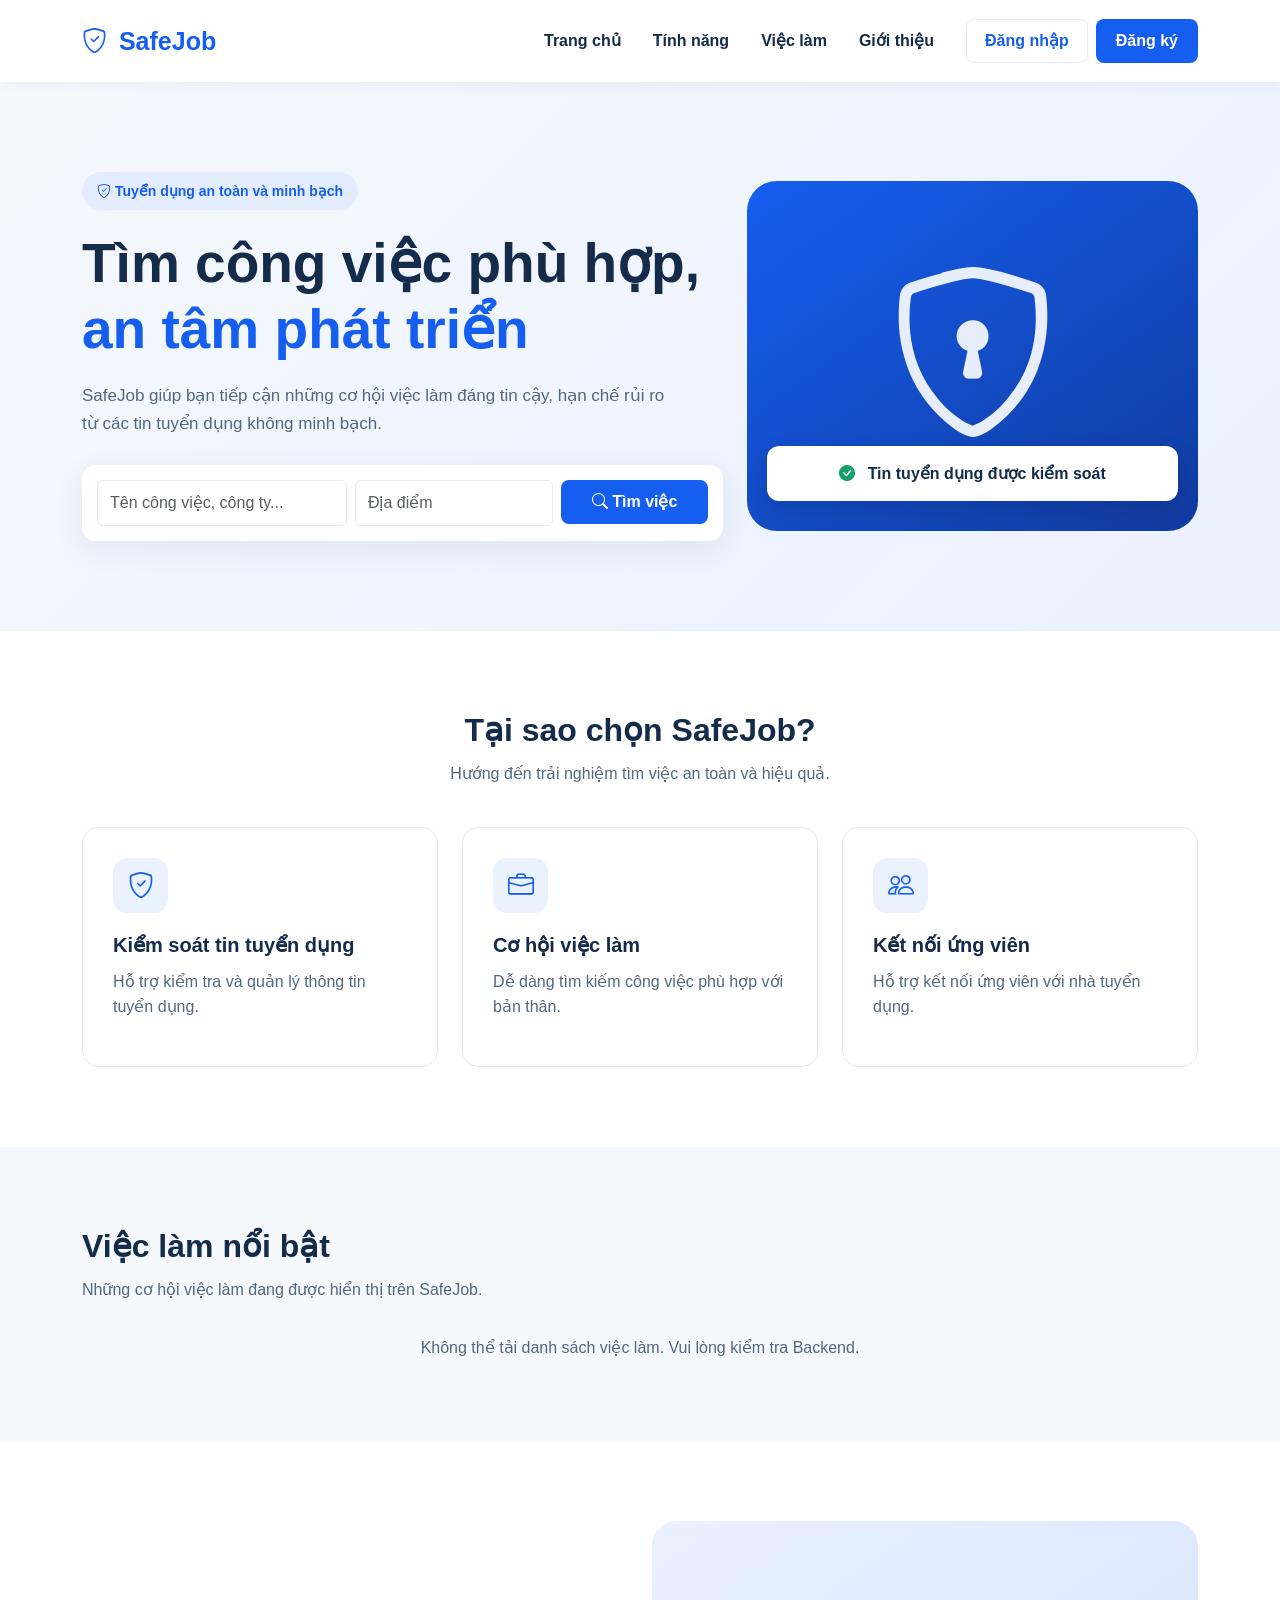
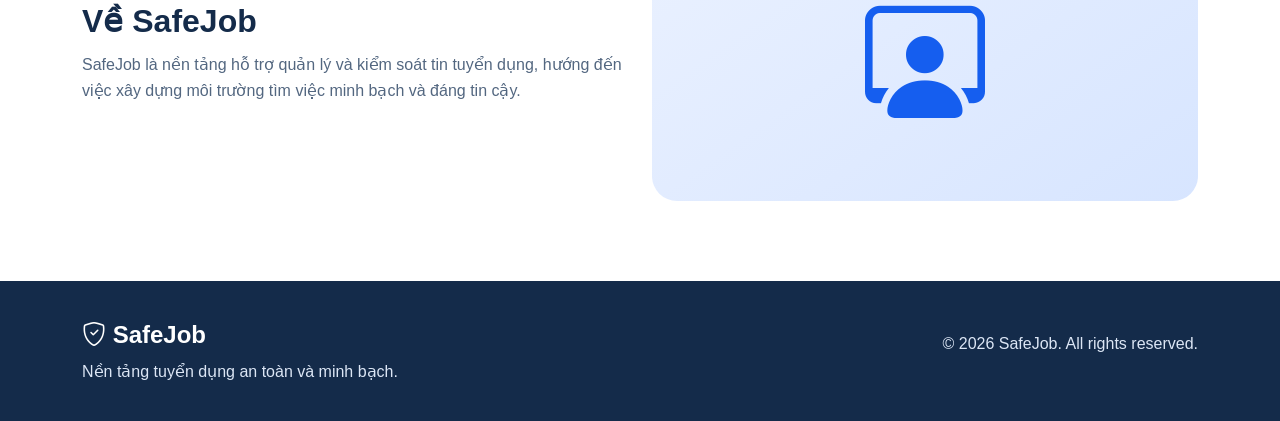
<file: index.html>
<!DOCTYPE html>
<html lang="vi">
<head>
    <meta charset="UTF-8">
    <meta name="viewport" content="width=device-width, initial-scale=1.0">

    <title>SafeJob - Nền tảng tuyển dụng an toàn</title>

    <!-- Bootstrap -->
    <link href="https://cdn.jsdelivr.net/npm/bootstrap@5.3.3/dist/css/bootstrap.min.css" rel="stylesheet">

    <!-- Bootstrap Icons -->
    <link href="https://cdn.jsdelivr.net/npm/bootstrap-icons@1.11.3/font/bootstrap-icons.min.css" rel="stylesheet">

    <!-- CSS riêng -->
    <link rel="stylesheet" href="css/style.css">
</head>

<body>

    <!-- NAVBAR -->
    <nav class="navbar navbar-expand-lg navbar-light bg-white">
        <div class="container">
            <a class="navbar-brand brand-logo" href="#">
                <i class="bi bi-shield-check"></i> SafeJob
            </a>

            <button class="navbar-toggler" type="button"
                data-bs-toggle="collapse" data-bs-target="#navbarMenu">
                <span class="navbar-toggler-icon"></span>
            </button>

            <div class="collapse navbar-collapse" id="navbarMenu">
                <ul class="navbar-nav ms-auto align-items-lg-center">

                    <li class="nav-item">
                        <a class="nav-link" href="#home">Trang chủ</a>
                    </li>

                    <li class="nav-item">
                        <a class="nav-link" href="#features">Tính năng</a>
                    </li>

                    <li class="nav-item">
                        <a class="nav-link" href="#jobs">Việc làm</a>
                    </li>

                    <li class="nav-item">
                        <a class="nav-link" href="#about">Giới thiệu</a>
                    </li>

                    <!-- KHU VỰC CHƯA ĐĂNG NHẬP -->
                    <li class="nav-item ms-lg-3 d-flex align-items-center" id="authGuest">
                        <a href="login.html" class="btn btn-login">
                            Đăng nhập
                        </a>

                        <a href="register.html" class="btn btn-primary-custom ms-2">
                            Đăng ký
                        </a>
                    </li>

                    <!-- KHU VỰC ĐÃ ĐĂNG NHẬP -->
                    <li class="nav-item ms-lg-3 d-none align-items-center" id="authUser">
                        <span class="me-3">
                            Xin chào, <strong id="userName">Người dùng</strong>
                        </span>

                        <button type="button" id="logoutBtn" class="btn btn-login">
                            Đăng xuất
                        </button>
                    </li>

                </ul>
            </div>
        </div>
    </nav>

    <!-- HERO -->
    <section class="hero-section" id="home">
        <div class="container">
            <div class="row align-items-center">

                <div class="col-lg-7">
                    <span class="hero-badge">
                        <i class="bi bi-shield-check"></i>
                        Tuyển dụng an toàn và minh bạch
                    </span>

                    <h1>
                        Tìm công việc phù hợp,
                        <span>an tâm phát triển</span>
                    </h1>

                    <p>
                        SafeJob giúp bạn tiếp cận những cơ hội việc làm
                        đáng tin cậy, hạn chế rủi ro từ các tin tuyển dụng
                        không minh bạch.
                    </p>

                    <div class="search-box">
                        <div class="row g-2">
                            <div class="col-md-5">
                                <input type="text" id="keyword"
                                    class="form-control"
                                    placeholder="Tên công việc, công ty...">
                            </div>

                            <div class="col-md-4">
                                <input type="text" id="location"
                                    class="form-control"
                                    placeholder="Địa điểm">
                            </div>

                            <div class="col-md-3">
                                <button class="btn btn-primary-custom w-100"
                                    onclick="searchJobs()">
                                    <i class="bi bi-search"></i> Tìm việc
                                </button>
                            </div>
                        </div>
                    </div>
                </div>

                <div class="col-lg-5">
                    <div class="hero-visual">
                        <i class="bi bi-shield-lock"></i>

                        <div class="floating-card">
                            <i class="bi bi-check-circle-fill"></i>
                            Tin tuyển dụng được kiểm soát
                        </div>
                    </div>
                </div>

            </div>
        </div>
    </section>

    <!-- FEATURES -->
    <section class="features-section" id="features">
        <div class="container">
            <div class="section-heading text-center">
                <h2>Tại sao chọn SafeJob?</h2>
                <p>Hướng đến trải nghiệm tìm việc an toàn và hiệu quả.</p>
            </div>

            <div class="row g-4">
                <div class="col-md-4">
                    <div class="feature-card">
                        <i class="bi bi-shield-check"></i>
                        <h5>Kiểm soát tin tuyển dụng</h5>
                        <p>Hỗ trợ kiểm tra và quản lý thông tin tuyển dụng.</p>
                    </div>
                </div>

                <div class="col-md-4">
                    <div class="feature-card">
                        <i class="bi bi-briefcase"></i>
                        <h5>Cơ hội việc làm</h5>
                        <p>Dễ dàng tìm kiếm công việc phù hợp với bản thân.</p>
                    </div>
                </div>

                <div class="col-md-4">
                    <div class="feature-card">
                        <i class="bi bi-people"></i>
                        <h5>Kết nối ứng viên</h5>
                        <p>Hỗ trợ kết nối ứng viên với nhà tuyển dụng.</p>
                    </div>
                </div>
            </div>
        </div>
    </section>

    <!-- JOBS -->
    <section class="jobs-section" id="jobs">
        <div class="container">
            <div class="section-heading">
                <h2>Việc làm nổi bật</h2>
                <p>Những cơ hội việc làm đang được hiển thị trên SafeJob.</p>
            </div>

            <div id="jobList" class="row g-4">
                <div class="col-12 text-center">
                    <p>Đang tải danh sách việc làm...</p>
                </div>
            </div>

            <div id="jobMessage" class="text-center mt-3"></div>
        </div>
    </section>

    <!-- ABOUT -->
    <section class="about-section" id="about">
        <div class="container">
            <div class="row align-items-center">
                <div class="col-lg-6">
                    <h2>Về SafeJob</h2>
                    <p>
                        SafeJob là nền tảng hỗ trợ quản lý và kiểm soát
                        tin tuyển dụng, hướng đến việc xây dựng môi trường
                        tìm việc minh bạch và đáng tin cậy.
                    </p>
                </div>

                <div class="col-lg-6">
                    <div class="about-visual">
                        <i class="bi bi-person-workspace"></i>
                    </div>
                </div>
            </div>
        </div>
    </section>

    <!-- FOOTER -->
    <footer class="footer">
        <div class="container">
            <div class="row">
                <div class="col-md-6">
                    <h4><i class="bi bi-shield-check"></i> SafeJob</h4>
                    <p>Nền tảng tuyển dụng an toàn và minh bạch.</p>
                </div>

                <div class="col-md-6 text-md-end">
                    <p>© 2026 SafeJob. All rights reserved.</p>
                </div>
            </div>
        </div>
    </footer>

    <!-- JAVASCRIPT -->
    <script src="https://cdn.jsdelivr.net/npm/bootstrap@5.3.3/dist/js/bootstrap.bundle.min.js"></script>
    <script src="js/app.js"></script>

</body>
</html>
</file>
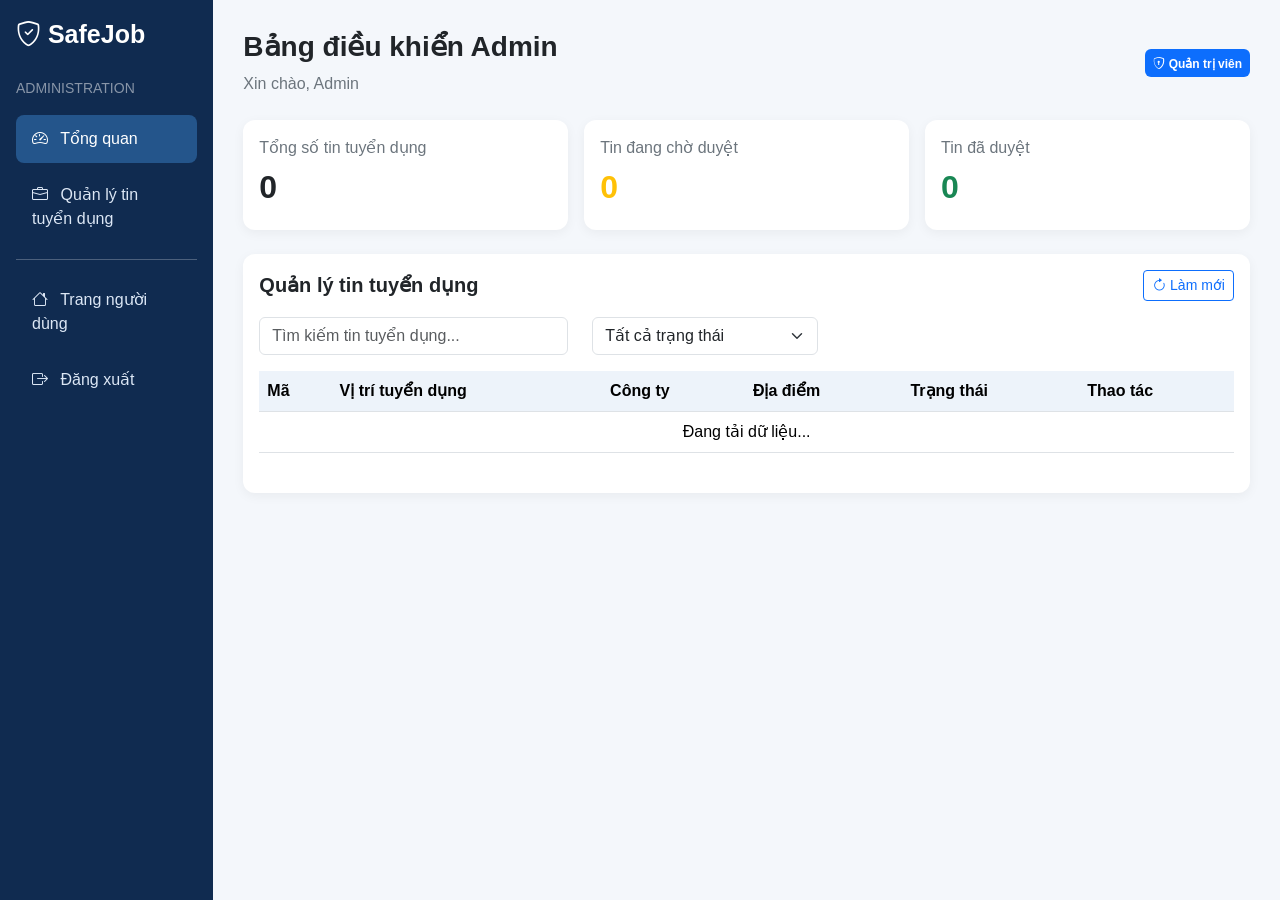
<file: admin.html>
<!DOCTYPE html>
<html lang="vi">
<head>
    <meta charset="UTF-8">
    <meta name="viewport" content="width=device-width, initial-scale=1.0">

    <title>SafeJob - Admin Dashboard</title>

    <link href="https://cdn.jsdelivr.net/npm/bootstrap@5.3.3/dist/css/bootstrap.min.css" rel="stylesheet">
    <link href="https://cdn.jsdelivr.net/npm/bootstrap-icons@1.11.3/font/bootstrap-icons.min.css" rel="stylesheet">

    <link rel="stylesheet" href="css/admin.css">
</head>

<body>

<div class="container-fluid">
    <div class="row">

        <!-- Sidebar -->
        <div class="col-md-2 sidebar p-3">
            <div class="brand mb-4">
                <i class="bi bi-shield-check"></i> SafeJob
            </div>

            <p class="text-white-50 small">ADMINISTRATION</p>

            <a href="#" class="active">
                <i class="bi bi-speedometer2 me-2"></i> Tổng quan
            </a>

            <a href="#jobSection">
                <i class="bi bi-briefcase me-2"></i> Quản lý tin tuyển dụng
            </a>

            <hr>

            <a href="index.html">
                <i class="bi bi-house me-2"></i> Trang người dùng
            </a>

            <a href="#" id="logoutBtn">
                <i class="bi bi-box-arrow-right me-2"></i> Đăng xuất
            </a>
        </div>

        <!-- Main content -->
        <div class="col-md-10 content">

            <div class="d-flex justify-content-between align-items-center mb-4">
                <div>
                    <h3 class="fw-bold">Bảng điều khiển Admin</h3>
                    <p class="text-secondary mb-0">
                        Xin chào, <span id="adminName">Admin</span>
                    </p>
                </div>

                <span class="badge bg-primary p-2">
                    <i class="bi bi-shield-lock"></i> Quản trị viên
                </span>
            </div>

            <!-- Statistics -->
            <div class="row g-3 mb-4">

                <div class="col-md-4">
                    <div class="card stat-card p-3">
                        <div class="text-secondary">Tổng số tin tuyển dụng</div>
                        <h2 id="totalJobs" class="fw-bold mt-2">0</h2>
                    </div>
                </div>

                <div class="col-md-4">
                    <div class="card stat-card p-3">
                        <div class="text-secondary">Tin đang chờ duyệt</div>
                        <h2 id="pendingJobs" class="fw-bold text-warning mt-2">0</h2>
                    </div>
                </div>

                <div class="col-md-4">
                    <div class="card stat-card p-3">
                        <div class="text-secondary">Tin đã duyệt</div>
                        <h2 id="approvedJobs" class="fw-bold text-success mt-2">0</h2>
                    </div>
                </div>

            </div>

            <!-- Job management -->
            <div class="card stat-card p-3" id="jobSection">

                <div class="d-flex justify-content-between align-items-center mb-3">
                    <h5 class="fw-bold mb-0">Quản lý tin tuyển dụng</h5>

                    <button class="btn btn-outline-primary btn-sm" onclick="loadJobs()">
                        <i class="bi bi-arrow-clockwise"></i> Làm mới
                    </button>
                </div>

                <div class="row mb-3">
                    <div class="col-md-4">
                        <input type="text" id="searchInput"
                            class="form-control"
                            placeholder="Tìm kiếm tin tuyển dụng...">
                    </div>

                    <div class="col-md-3">
                        <select id="statusFilter" class="form-select">
                            <option value="">Tất cả trạng thái</option>
                            <option value="Pending">Chờ duyệt</option>
                            <option value="Approved">Đã duyệt</option>
                            <option value="Rejected">Từ chối</option>
                        </select>
                    </div>
                </div>

                <div class="table-responsive">
                    <table class="table table-hover">
                        <thead>
                            <tr>
                                <th>Mã</th>
                                <th>Vị trí tuyển dụng</th>
                                <th>Công ty</th>
                                <th>Địa điểm</th>
                                <th>Trạng thái</th>
                                <th>Thao tác</th>
                            </tr>
                        </thead>

                        <tbody id="jobTable">
                            <tr>
                                <td colspan="6" class="text-center">
                                    Đang tải dữ liệu...
                                </td>
                            </tr>
                        </tbody>
                    </table>
                </div>

                <div id="message" class="mt-2"></div>

            </div>
        </div>
    </div>
</div>

<script src="js/admin.js"></script>

</body>
</html>
</file>
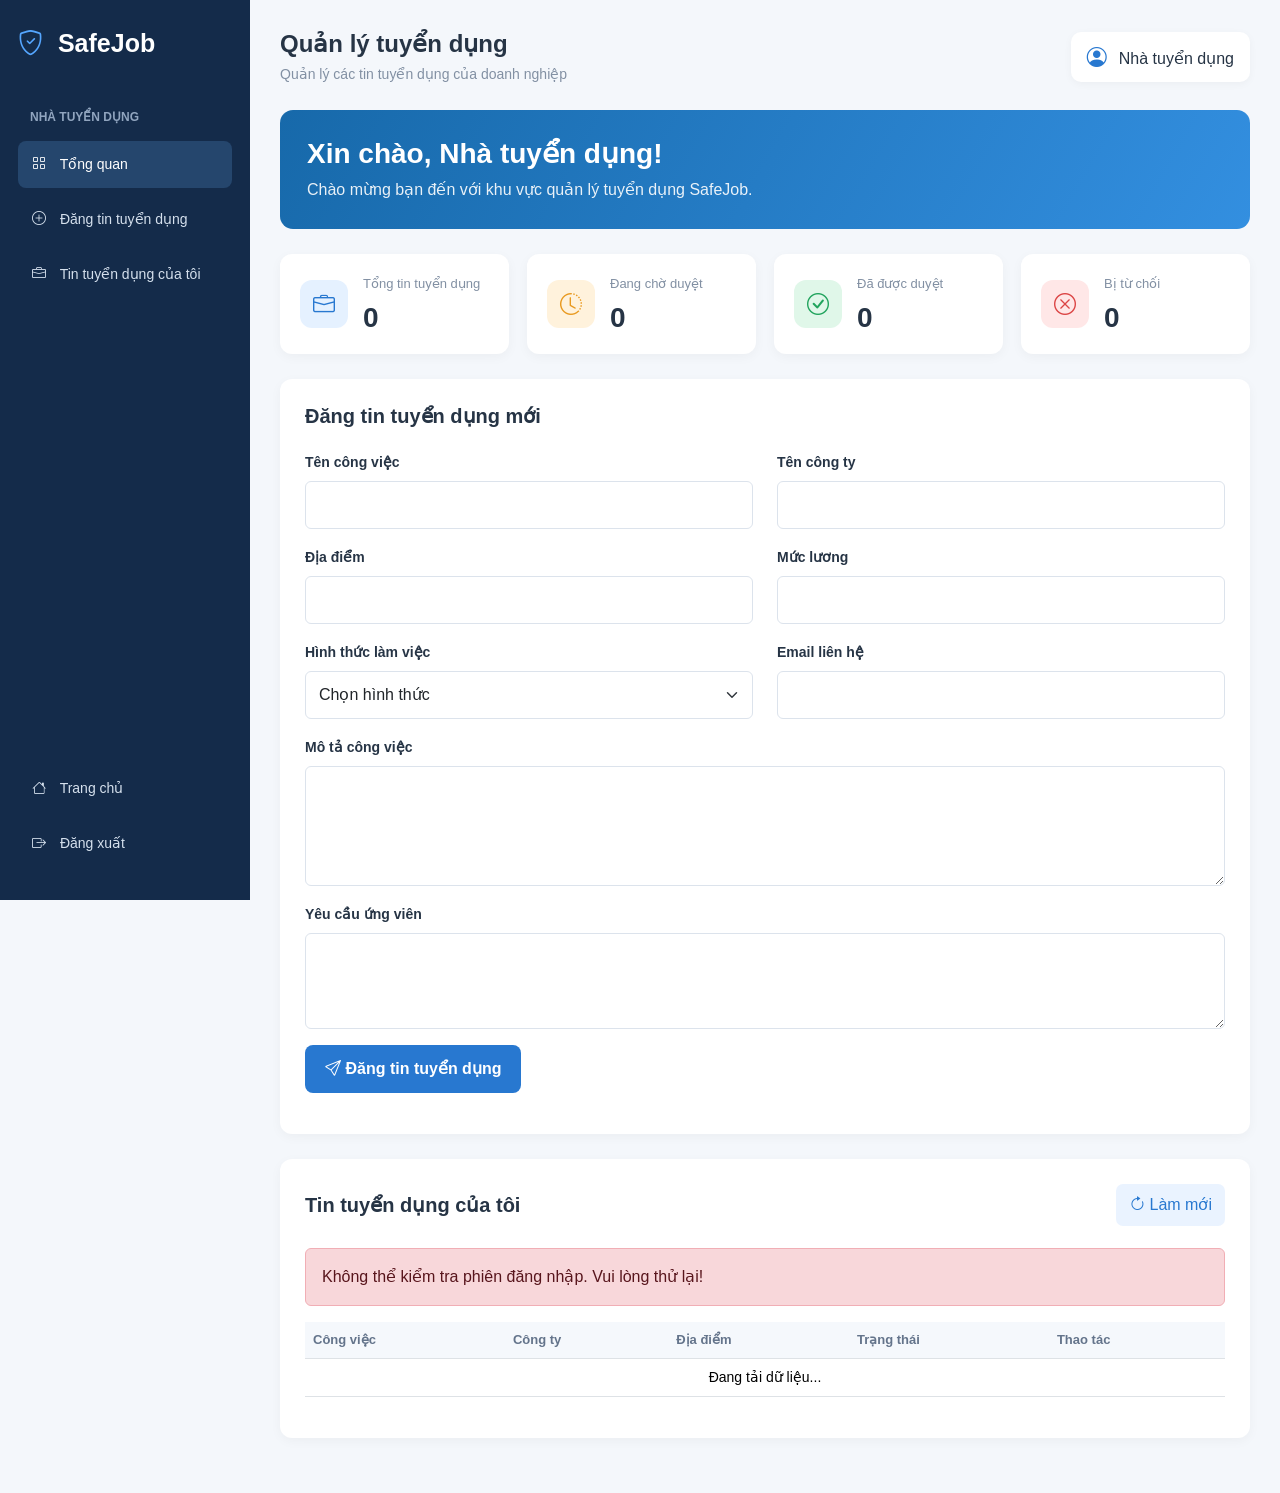
<file: employer.html>
<!DOCTYPE html>
<html lang="vi">
<head>
    <meta charset="UTF-8">
    <meta name="viewport" content="width=device-width, initial-scale=1.0">

    <title>Quản lý tuyển dụng - SafeJob</title>

    <link href="https://cdn.jsdelivr.net/npm/bootstrap@5.3.3/dist/css/bootstrap.min.css" rel="stylesheet">
    <link href="https://cdn.jsdelivr.net/npm/bootstrap-icons@1.11.3/font/bootstrap-icons.css" rel="stylesheet">

    <link rel="stylesheet" href="css/employer.css">
</head>
<body>

    <div class="sidebar">
        <div class="logo">
            <i class="bi bi-shield-check"></i>
            SafeJob
        </div>

        <div class="sidebar-title">NHÀ TUYỂN DỤNG</div>

        <a href="employer.html" class="active">
            <i class="bi bi-grid"></i>
            Tổng quan
        </a>

        <a href="#jobFormSection">
            <i class="bi bi-plus-circle"></i>
            Đăng tin tuyển dụng
        </a>

        <a href="#jobListSection">
            <i class="bi bi-briefcase"></i>
            Tin tuyển dụng của tôi
        </a>

        <div class="sidebar-bottom">
            <a href="index.html">
                <i class="bi bi-house"></i>
                Trang chủ
            </a>

            <button id="logoutBtn">
                <i class="bi bi-box-arrow-right"></i>
                Đăng xuất
            </button>
        </div>
    </div>

    <main class="main-content">

        <header class="topbar">
            <div>
                <h4>Quản lý tuyển dụng</h4>
                <p>Quản lý các tin tuyển dụng của doanh nghiệp</p>
            </div>

            <div class="user-info">
                <i class="bi bi-person-circle"></i>
                <span id="employerName">Nhà tuyển dụng</span>
            </div>
        </header>

        <section class="welcome-section">
            <h3>Xin chào, <span id="welcomeName">Nhà tuyển dụng</span>!</h3>
            <p>Chào mừng bạn đến với khu vực quản lý tuyển dụng SafeJob.</p>
        </section>

        <section class="statistics">
            <div class="stat-card">
                <div class="stat-icon blue">
                    <i class="bi bi-briefcase"></i>
                </div>
                <div>
                    <p>Tổng tin tuyển dụng</p>
                    <h3 id="totalJobs">0</h3>
                </div>
            </div>

            <div class="stat-card">
                <div class="stat-icon orange">
                    <i class="bi bi-clock-history"></i>
                </div>
                <div>
                    <p>Đang chờ duyệt</p>
                    <h3 id="pendingJobs">0</h3>
                </div>
            </div>

            <div class="stat-card">
                <div class="stat-icon green">
                    <i class="bi bi-check-circle"></i>
                </div>
                <div>
                    <p>Đã được duyệt</p>
                    <h3 id="approvedJobs">0</h3>
                </div>
            </div>

            <div class="stat-card">
                <div class="stat-icon red">
                    <i class="bi bi-x-circle"></i>
                </div>
                <div>
                    <p>Bị từ chối</p>
                    <h3 id="rejectedJobs">0</h3>
                </div>
            </div>
        </section>

        <section class="content-card" id="jobFormSection">
            <div class="section-heading">
                <h5 id="formTitle">Đăng tin tuyển dụng mới</h5>
            </div>

            <form id="jobForm">

                <input type="hidden" id="jobId">

                <div class="row">
                    <div class="col-md-6 mb-3">
                        <label class="form-label">Tên công việc</label>
                        <input type="text" class="form-control"
                               id="title" required>
                    </div>

                    <div class="col-md-6 mb-3">
                        <label class="form-label">Tên công ty</label>
                        <input type="text" class="form-control"
                               id="companyName" required>
                    </div>

                    <div class="col-md-6 mb-3">
                        <label class="form-label">Địa điểm</label>
                        <input type="text" class="form-control"
                               id="location" required>
                    </div>

                    <div class="col-md-6 mb-3">
                        <label class="form-label">Mức lương</label>
                        <input type="text" class="form-control"
                               id="salary" required>
                    </div>

                    <div class="col-md-6 mb-3">
                        <label class="form-label">Hình thức làm việc</label>
                        <select class="form-select" id="jobType" required>
                            <option value="">Chọn hình thức</option>
                            <option value="Full-time">Toàn thời gian</option>
                            <option value="Part-time">Bán thời gian</option>
                            <option value="Internship">Thực tập</option>
                            <option value="Remote">Từ xa</option>
                        </select>
                    </div>

                    <div class="col-md-6 mb-3">
                        <label class="form-label">Email liên hệ</label>
                        <input type="email" class="form-control"
                               id="contactEmail" required>
                    </div>

                    <div class="col-12 mb-3">
                        <label class="form-label">Mô tả công việc</label>
                        <textarea class="form-control" id="description"
                                  rows="4" required></textarea>
                    </div>

                    <div class="col-12 mb-3">
                        <label class="form-label">Yêu cầu ứng viên</label>
                        <textarea class="form-control" id="requirements"
                                  rows="3" required></textarea>
                    </div>
                </div>

                <button type="submit" class="btn-submit" id="submitJobBtn">
                    <i class="bi bi-send"></i>
                    Đăng tin tuyển dụng
                </button>

                <button type="button" class="btn-cancel"
                        id="cancelEditBtn" style="display:none;">
                    Hủy chỉnh sửa
                </button>

                <div id="formMessage" class="mt-3"></div>

            </form>
        </section>

        <section class="content-card" id="jobListSection">
            <div class="section-heading">
                <h5>Tin tuyển dụng của tôi</h5>
                <button class="btn-refresh" id="refreshBtn">
                    <i class="bi bi-arrow-clockwise"></i>
                    Làm mới
                </button>
            </div>

            <div id="jobMessage"></div>

            <div class="table-responsive">
                <table class="table align-middle">
                    <thead>
                        <tr>
                            <th>Công việc</th>
                            <th>Công ty</th>
                            <th>Địa điểm</th>
                            <th>Trạng thái</th>
                            <th>Thao tác</th>
                        </tr>
                    </thead>

                    <tbody id="jobTableBody">
                        <tr>
                            <td colspan="5" class="text-center">
                                Đang tải dữ liệu...
                            </td>
                        </tr>
                    </tbody>
                </table>
            </div>
        </section>

    </main>

    <script src="js/employer.js"></script>

</body>
</html>
</file>
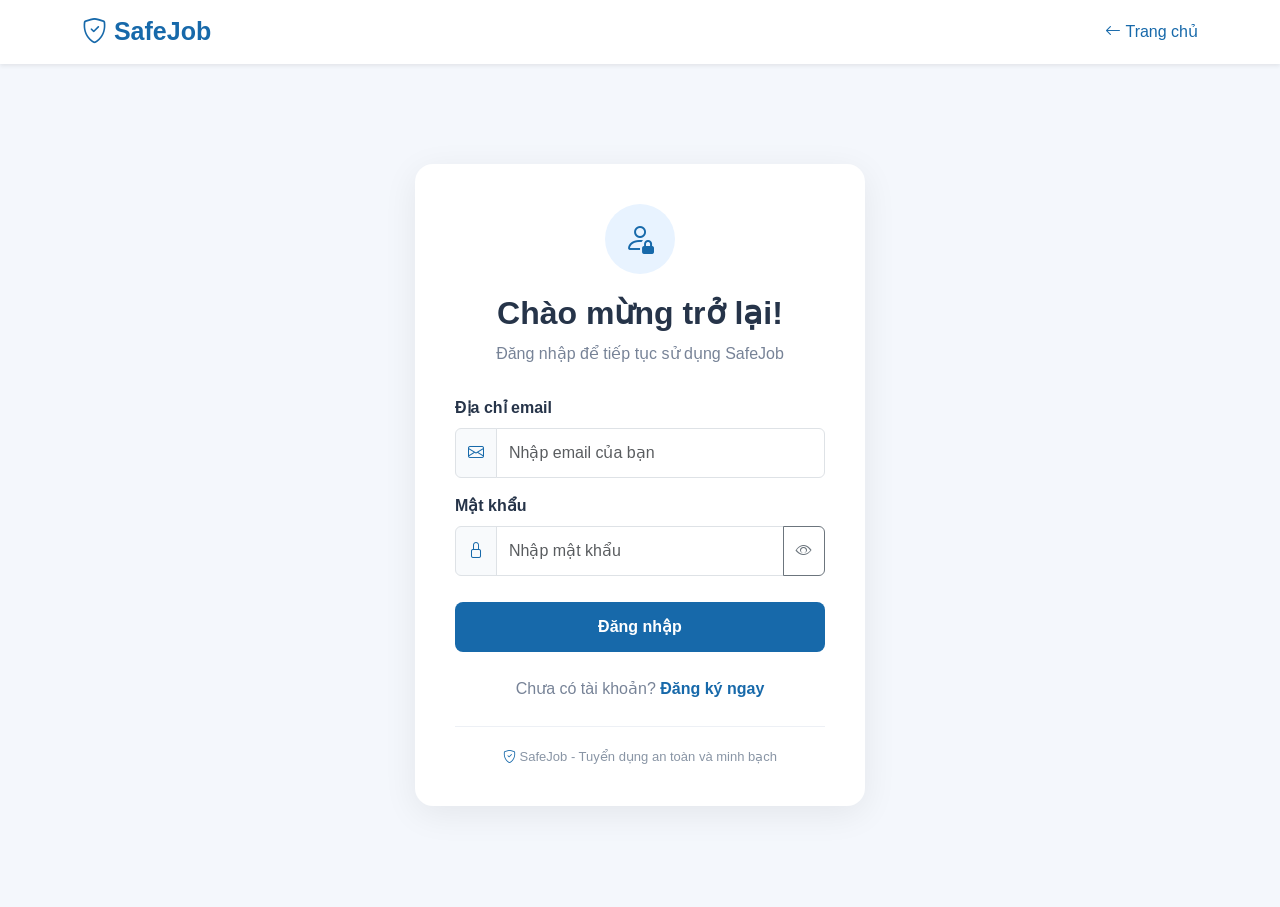
<file: login.html>
<!DOCTYPE html>
<html lang="vi">
<head>
    <meta charset="UTF-8">
    <meta name="viewport" content="width=device-width, initial-scale=1.0">

    <title>Đăng nhập - SafeJob</title>

    <link href="https://cdn.jsdelivr.net/npm/bootstrap@5.3.3/dist/css/bootstrap.min.css" rel="stylesheet">
    <link href="https://cdn.jsdelivr.net/npm/bootstrap-icons@1.11.3/font/bootstrap-icons.min.css" rel="stylesheet">

    <link rel="stylesheet" href="css/login.css">
</head>

<body>

    <nav class="navbar navbar-light bg-white shadow-sm">
        <div class="container">
            <a class="navbar-brand brand-logo" href="index.html">
                <i class="bi bi-shield-check"></i> SafeJob
            </a>

            <a href="index.html" class="back-home">
                <i class="bi bi-arrow-left"></i> Trang chủ
            </a>
        </div>
    </nav>

    <main class="login-section">
        <div class="container">
            <div class="login-card">

                <div class="login-icon">
                    <i class="bi bi-person-lock"></i>
                </div>

                <h2>Chào mừng trở lại!</h2>

                <p class="login-description">
                    Đăng nhập để tiếp tục sử dụng SafeJob
                </p>

                <div id="loginMessage"></div>

                <form id="loginForm">

                    <div class="mb-3">
                        <label for="email" class="form-label">
                            Địa chỉ email
                        </label>

                        <div class="input-group">
                            <span class="input-group-text">
                                <i class="bi bi-envelope"></i>
                            </span>

                            <input type="email"
                                class="form-control"
                                id="email"
                                placeholder="Nhập email của bạn"
                                required>
                        </div>
                    </div>

                    <div class="mb-3">
                        <label for="password" class="form-label">
                            Mật khẩu
                        </label>

                        <div class="input-group">
                            <span class="input-group-text">
                                <i class="bi bi-lock"></i>
                            </span>

                            <input type="password"
                                class="form-control"
                                id="password"
                                placeholder="Nhập mật khẩu"
                                required>

                            <button class="btn btn-outline-secondary"
                                type="button"
                                id="togglePassword">
                                <i class="bi bi-eye"></i>
                            </button>
                        </div>
                    </div>

                    <button type="submit" class="btn-login w-100">
                        Đăng nhập
                    </button>

                </form>

                <div class="register-link">
                    Chưa có tài khoản?
                    <a href="register.html">Đăng ký ngay</a>
                </div>

                <div class="login-footer">
                    <i class="bi bi-shield-check"></i>
                    SafeJob - Tuyển dụng an toàn và minh bạch
                </div>

            </div>
        </div>
    </main>

    <script src="js/login.js"></script>

</body>
</html>
</file>
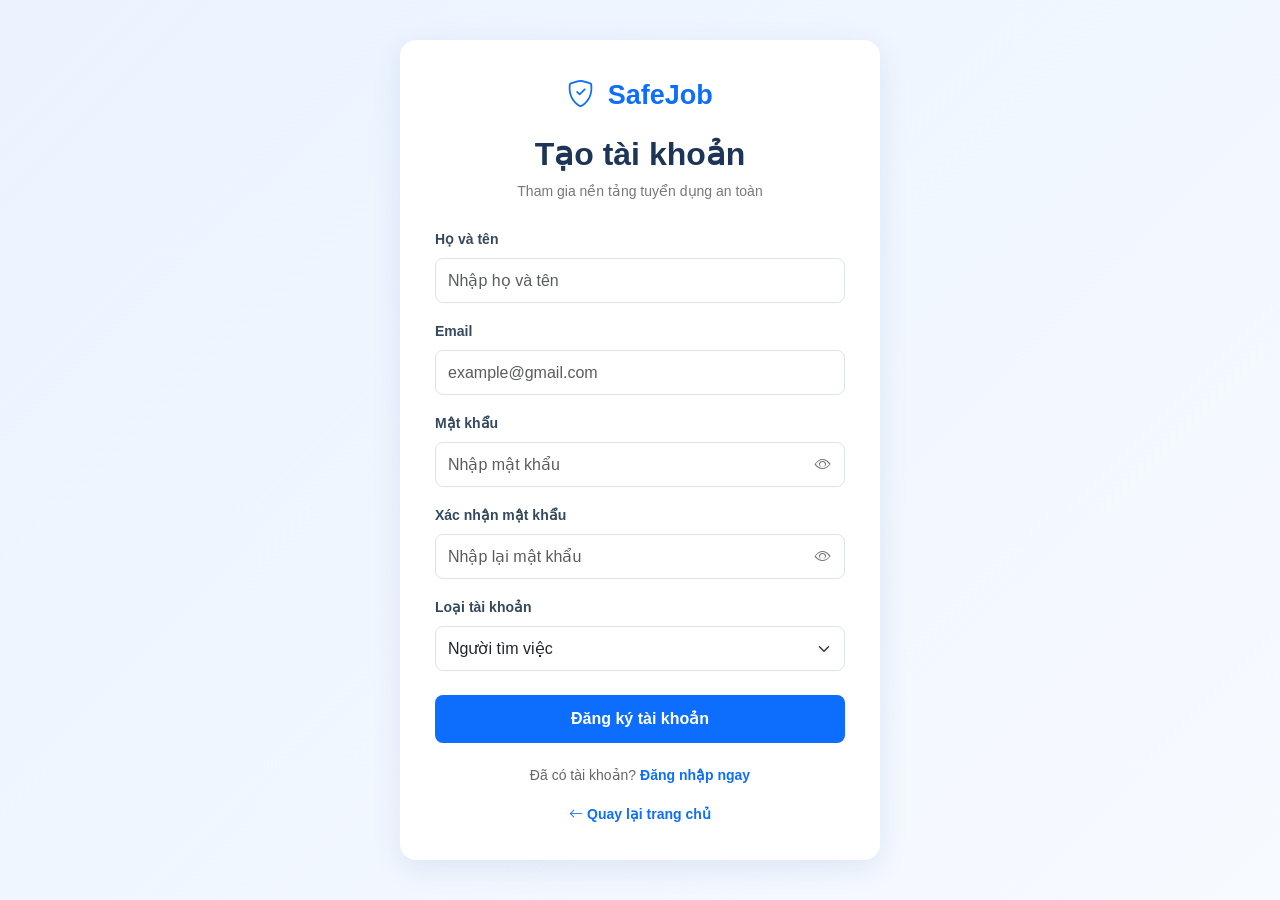
<file: register.html>
<!DOCTYPE html>
<html lang="vi">
<head>
    <meta charset="UTF-8">
    <meta name="viewport" content="width=device-width, initial-scale=1.0">

    <title>Đăng ký - SafeJob</title>

    <link href="https://cdn.jsdelivr.net/npm/bootstrap@5.3.3/dist/css/bootstrap.min.css" rel="stylesheet">
    <link href="https://cdn.jsdelivr.net/npm/bootstrap-icons@1.11.3/font/bootstrap-icons.css" rel="stylesheet">

    <link rel="stylesheet" href="css/register.css">
</head>
<body>

    <div class="register-container">

        <div class="register-box">

            <div class="logo">
                <i class="bi bi-shield-check"></i>
                <span>SafeJob</span>
            </div>

            <h2>Tạo tài khoản</h2>
            <p class="subtitle">Tham gia nền tảng tuyển dụng an toàn</p>

            <div id="message"></div>

            <form id="registerForm">

                <div class="mb-3">
                    <label for="fullName" class="form-label">Họ và tên</label>
                    <input type="text" class="form-control"
                           id="fullName" name="fullName"
                           placeholder="Nhập họ và tên">
                </div>

                <div class="mb-3">
                    <label for="email" class="form-label">Email</label>
                    <input type="email" class="form-control"
                           id="email" name="email"
                           placeholder="example@gmail.com">
                </div>

                <div class="mb-3">
                    <label for="password" class="form-label">Mật khẩu</label>
                    <div class="password-box">
                        <input type="password" class="form-control"
                               id="password" name="password"
                               placeholder="Nhập mật khẩu">
                        <i class="bi bi-eye toggle-password"
                           data-target="password"></i>
                    </div>
                </div>

                <div class="mb-3">
                    <label for="confirmPassword" class="form-label">
                        Xác nhận mật khẩu
                    </label>
                    <div class="password-box">
                        <input type="password" class="form-control"
                               id="confirmPassword" name="confirmPassword"
                               placeholder="Nhập lại mật khẩu">
                        <i class="bi bi-eye toggle-password"
                           data-target="confirmPassword"></i>
                    </div>
                </div>

                <div class="mb-4">
                    <label for="role" class="form-label">Loại tài khoản</label>
                    <select class="form-select" id="role" name="role">
                        <option value="candidate">Người tìm việc</option>
                        <option value="employer">Nhà tuyển dụng</option>
                    </select>
                </div>

                <button type="submit" class="btn-register" id="registerButton">
                    Đăng ký tài khoản
                </button>

            </form>

            <div class="login-link">
                Đã có tài khoản?
                <a href="login.html">Đăng nhập ngay</a>
            </div>

            <div class="back-home">
                <a href="index.html">
                    <i class="bi bi-arrow-left"></i> Quay lại trang chủ
                </a>
            </div>

        </div>

    </div>

    <script src="js/register.js"></script>

</body>
</html>
</file>
<file: css/style.css>
:root {
    --primary: #155eef;
    --primary-dark: #1048c7;
    --navy: #142b4a;
    --text: #536780;
    --background: #f5f8fd;
    --border: #e5ebf4;
}

* {
    margin: 0;
    padding: 0;
    box-sizing: border-box;
}

html {
    scroll-behavior: smooth;
}

body {
    font-family: Arial, sans-serif;
    color: var(--text);
    background: #fff;
    line-height: 1.6;
}

a {
    text-decoration: none;
}

/* NAVBAR */
.navbar {
    padding: 16px 0;
    box-shadow: 0 2px 15px rgba(20, 43, 74, 0.05);
}

.brand-logo {
    font-size: 25px;
    font-weight: 800;
    color: var(--primary);
}

.brand-logo i {
    margin-right: 5px;
}

.nav-link {
    color: var(--navy);
    font-weight: 600;
    margin: 0 8px;
}

.nav-link:hover {
    color: var(--primary);
}

.btn-login {
    color: var(--primary);
    font-weight: 600;
    border: 1px solid var(--border);
    border-radius: 8px;
    padding: 9px 18px;
}

.btn-login:hover {
    background: var(--background);
    color: var(--primary-dark);
}

.btn-primary-custom {
    background: var(--primary);
    color: white;
    border: none;
    border-radius: 8px;
    padding: 10px 20px;
    font-weight: 600;
    transition: 0.25s;
}

.btn-primary-custom:hover {
    background: var(--primary-dark);
    color: white;
    transform: translateY(-2px);
}

/* HERO */
.hero-section {
    padding: 90px 0;
    background: linear-gradient(135deg, #f5f8fd, #eaf1ff);
}

.hero-badge {
    display: inline-block;
    padding: 8px 15px;
    border-radius: 30px;
    color: var(--primary);
    background: #e3edff;
    font-size: 14px;
    font-weight: 600;
    margin-bottom: 20px;
}

.hero-section h1 {
    color: var(--navy);
    font-size: clamp(36px, 5vw, 55px);
    font-weight: 800;
    line-height: 1.2;
    margin-bottom: 20px;
}

.hero-section h1 span {
    color: var(--primary);
}

.hero-section p {
    font-size: 17px;
    max-width: 600px;
    margin-bottom: 28px;
}

.search-box {
    background: white;
    padding: 15px;
    border-radius: 14px;
    box-shadow: 0 8px 30px rgba(20, 43, 74, 0.08);
}

.search-box .form-control {
    min-height: 46px;
    border-color: var(--border);
}

.search-box .form-control:focus {
    border-color: var(--primary);
    box-shadow: 0 0 0 3px rgba(21, 94, 239, 0.1);
}

.hero-visual {
    min-height: 350px;
    background: linear-gradient(145deg, #155eef, #103b9f);
    border-radius: 30px;
    display: flex;
    align-items: center;
    justify-content: center;
    position: relative;
    overflow: hidden;
}

.hero-visual > i {
    font-size: 170px;
    color: rgba(255, 255, 255, 0.9);
}

.floating-card {
    position: absolute;
    bottom: 30px;
    left: 20px;
    right: 20px;
    background: white;
    color: var(--navy);
    padding: 15px;
    border-radius: 12px;
    font-weight: 600;
    text-align: center;
    box-shadow: 0 8px 25px rgba(0, 0, 0, 0.12);
}

.floating-card i {
    color: #16a36a;
    margin-right: 8px;
}

/* SECTION HEADING */
.section-heading {
    margin-bottom: 40px;
}

.section-heading h2,
.about-section h2 {
    color: var(--navy);
    font-size: 32px;
    font-weight: 800;
    margin-bottom: 12px;
}

/* FEATURES */
.features-section {
    padding: 80px 0;
    background: white;
}

.feature-card {
    height: 100%;
    padding: 30px;
    border: 1px solid var(--border);
    border-radius: 16px;
    background: white;
    transition: 0.25s;
}

.feature-card:hover {
    transform: translateY(-6px);
    box-shadow: 0 12px 30px rgba(20, 43, 74, 0.08);
    border-color: #cbdcff;
}

.feature-card > i {
    display: inline-flex;
    width: 55px;
    height: 55px;
    align-items: center;
    justify-content: center;
    border-radius: 14px;
    background: #eaf1ff;
    color: var(--primary);
    font-size: 26px;
    margin-bottom: 20px;
}

.feature-card h5 {
    color: var(--navy);
    font-weight: 700;
    margin-bottom: 12px;
}

/* JOBS */
.jobs-section {
    padding: 80px 0;
    background: var(--background);
}

.job-card {
    height: 100%;
    padding: 25px;
    border: 1px solid var(--border);
    border-radius: 16px;
    background: white;
    transition: 0.25s;
}

.job-card:hover {
    transform: translateY(-5px);
    box-shadow: 0 12px 30px rgba(20, 43, 74, 0.08);
}

.job-card h5 {
    color: var(--navy);
    font-weight: 700;
    margin-bottom: 10px;
}

.job-company {
    color: var(--primary);
    font-weight: 600;
}

.job-card p {
    margin-bottom: 10px;
}

.job-type {
    display: inline-block;
    background: #eaf1ff;
    color: var(--primary);
    padding: 5px 12px;
    border-radius: 20px;
    font-size: 13px;
    font-weight: 600;
}

/* ABOUT */
.about-section {
    padding: 80px 0;
    background: white;
}

.about-visual {
    min-height: 280px;
    border-radius: 25px;
    background: linear-gradient(145deg, #eaf1ff, #d7e5ff);
    display: flex;
    align-items: center;
    justify-content: center;
}

.about-visual i {
    font-size: 120px;
    color: var(--primary);
}

/* FOOTER */
.footer {
    padding: 40px 0 20px;
    background: var(--navy);
    color: #dce6f5;
}

.footer h4 {
    color: white;
    font-weight: 800;
}

.footer p {
    margin-top: 10px;
}

/* RESPONSIVE */
@media (max-width: 991px) {
    .hero-section {
        padding: 60px 0;
    }

    .hero-visual {
        margin-top: 40px;
    }

    .navbar-nav {
        padding-top: 15px;
    }
}

@media (max-width: 576px) {
    .hero-section h1 {
        font-size: 36px;
    }

    .section-heading h2,
    .about-section h2 {
        font-size: 27px;
    }

    .features-section,
    .jobs-section,
    .about-section {
        padding: 55px 0;
    }
}
</file>
<file: css/admin.css>
body {
    background: #f4f7fb;
    font-family: Arial, sans-serif;
}

.sidebar {
    min-height: 100vh;
    background: #102b50;
    color: white;
}

.sidebar a {
    display: block;
    color: #dce7f5;
    text-decoration: none;
    padding: 12px 16px;
    border-radius: 8px;
    margin-bottom: 8px;
}

.sidebar a:hover,
.sidebar a.active {
    background: #24558b;
    color: white;
}

.brand {
    font-size: 25px;
    font-weight: bold;
    color: white;
}

.content {
    padding: 30px;
}

.stat-card {
    border: none;
    border-radius: 12px;
    box-shadow: 0 3px 12px rgba(0, 0, 0, 0.05);
}

.table th {
    background: #edf3fa;
    white-space: nowrap;
}

.table td {
    vertical-align: middle;
}

@media (max-width: 768px) {
    .sidebar {
        min-height: auto;
    }

    .content {
        padding: 15px;
    }
}
</file>
<file: css/employer.css>
* {
    margin: 0;
    padding: 0;
    box-sizing: border-box;
}

body {
    font-family: Arial, sans-serif;
    background: #f4f7fb;
    color: #263445;
}

/* Sidebar */
.sidebar {
    width: 250px;
    height: 100vh;
    background: #142b4a;
    color: white;
    position: fixed;
    top: 0;
    left: 0;
    padding: 25px 18px;
    display: flex;
    flex-direction: column;
}

.logo {
    font-size: 25px;
    font-weight: bold;
    margin-bottom: 45px;
}

.logo i {
    color: #55a6ff;
    margin-right: 8px;
}

.sidebar-title {
    color: #91a5bf;
    font-size: 12px;
    font-weight: bold;
    margin: 0 12px 15px;
}

.sidebar a,
.sidebar-bottom button {
    display: block;
    width: 100%;
    color: #d5e0ed;
    text-decoration: none;
    padding: 13px 14px;
    border-radius: 8px;
    margin-bottom: 8px;
    font-size: 14px;
    background: transparent;
    border: none;
    text-align: left;
}

.sidebar a i,
.sidebar-bottom button i {
    margin-right: 10px;
}

.sidebar a:hover,
.sidebar a.active,
.sidebar-bottom button:hover {
    background: #25466d;
    color: white;
}

.sidebar-bottom {
    margin-top: auto;
}

/* Main content */
.main-content {
    margin-left: 250px;
    padding: 30px;
}

.topbar {
    display: flex;
    justify-content: space-between;
    align-items: center;
    margin-bottom: 25px;
}

.topbar h4 {
    font-weight: bold;
    margin-bottom: 5px;
}

.topbar p {
    color: #8290a3;
    font-size: 14px;
    margin: 0;
}

.user-info {
    background: white;
    padding: 10px 16px;
    border-radius: 10px;
    box-shadow: 0 2px 8px rgba(0,0,0,0.04);
}

.user-info i {
    color: #2878d0;
    font-size: 20px;
    margin-right: 7px;
}

/* Welcome */
.welcome-section {
    background: linear-gradient(120deg, #1769aa, #338fe0);
    color: white;
    padding: 27px;
    border-radius: 13px;
    margin-bottom: 25px;
}

.welcome-section h3 {
    font-weight: bold;
}

.welcome-section p {
    margin: 8px 0 0;
    opacity: 0.9;
}

/* Statistics */
.statistics {
    display: grid;
    grid-template-columns: repeat(4, 1fr);
    gap: 18px;
    margin-bottom: 25px;
}

.stat-card {
    background: white;
    padding: 20px;
    border-radius: 12px;
    display: flex;
    align-items: center;
    gap: 15px;
    box-shadow: 0 3px 12px rgba(0,0,0,0.04);
}

.stat-card p {
    color: #8290a3;
    font-size: 13px;
    margin-bottom: 7px;
}

.stat-card h3 {
    font-weight: bold;
    margin: 0;
}

.stat-icon {
    width: 48px;
    height: 48px;
    border-radius: 12px;
    display: flex;
    align-items: center;
    justify-content: center;
    font-size: 22px;
}

.stat-icon.blue {
    background: #e5f1ff;
    color: #2878d0;
}

.stat-icon.orange {
    background: #fff2dc;
    color: #e99a20;
}

.stat-icon.green {
    background: #e0f7e9;
    color: #21a45d;
}

.stat-icon.red {
    background: #ffe7e7;
    color: #dc4545;
}

/* Content cards */
.content-card {
    background: white;
    padding: 25px;
    border-radius: 12px;
    margin-bottom: 25px;
    box-shadow: 0 3px 12px rgba(0,0,0,0.04);
}

.section-heading {
    display: flex;
    justify-content: space-between;
    align-items: center;
    margin-bottom: 22px;
}

.section-heading h5 {
    font-weight: bold;
    margin: 0;
}

.form-label {
    font-weight: 600;
    font-size: 14px;
}

.form-control,
.form-select {
    padding: 11px 13px;
    border-color: #dce3ec;
}

.form-control:focus,
.form-select:focus {
    border-color: #3489dc;
    box-shadow: 0 0 0 3px rgba(52,137,220,0.12);
}

.btn-submit {
    background: #2878d0;
    color: white;
    border: none;
    padding: 12px 20px;
    border-radius: 8px;
    font-weight: 600;
}

.btn-submit:hover {
    background: #1b62ad;
}

.btn-cancel {
    background: #e8edf3;
    color: #42546a;
    border: none;
    padding: 12px 18px;
    border-radius: 8px;
    margin-left: 8px;
}

.btn-refresh {
    background: #eaf3ff;
    color: #2878d0;
    border: none;
    padding: 9px 13px;
    border-radius: 7px;
}

.table thead th {
    background: #f5f8fc;
    color: #64748b;
    font-size: 13px;
    white-space: nowrap;
}

.table td {
    font-size: 14px;
}

@media (max-width: 1100px) {
    .statistics {
        grid-template-columns: repeat(2, 1fr);
    }
}

@media (max-width: 768px) {
    .sidebar {
        width: 100%;
        height: auto;
        position: relative;
    }

    .sidebar-bottom {
        margin-top: 10px;
    }

    .main-content {
        margin-left: 0;
        padding: 18px;
    }

    .statistics {
        grid-template-columns: 1fr;
    }

    .topbar {
        align-items: flex-start;
        flex-direction: column;
        gap: 12px;
    }
}
</file>
<file: css/login.css>
* {
    margin: 0;
    padding: 0;
    box-sizing: border-box;
}

body {
    font-family: Arial, sans-serif;
    background: #f4f7fc;
    color: #263449;
}

.brand-logo {
    font-size: 25px;
    font-weight: bold;
    color: #1769aa;
}

.back-home {
    text-decoration: none;
    color: #1769aa;
    font-weight: 500;
}

.login-section {
    min-height: calc(100vh - 57px);
    display: flex;
    align-items: center;
    justify-content: center;
    padding: 40px 15px;
}

.login-card {
    background: white;
    width: 100%;
    max-width: 450px;
    margin: auto;
    padding: 40px;
    border-radius: 18px;
    box-shadow: 0 8px 35px rgba(0, 0, 0, 0.07);
}

.login-icon {
    width: 70px;
    height: 70px;
    background: #e8f3ff;
    color: #1769aa;
    border-radius: 50%;
    display: flex;
    align-items: center;
    justify-content: center;
    font-size: 32px;
    margin: 0 auto 20px;
}

.login-card h2 {
    text-align: center;
    font-weight: bold;
    margin-bottom: 10px;
}

.login-description {
    text-align: center;
    color: #778397;
    margin-bottom: 30px;
}

.form-label {
    font-weight: 600;
}

.input-group-text {
    background: #f8fafc;
    color: #1769aa;
}

.form-control {
    padding: 12px;
}

.form-control:focus {
    border-color: #1769aa;
    box-shadow: 0 0 0 0.2rem rgba(23, 105, 170, 0.12);
}

.btn-login {
    background: #1769aa;
    color: white;
    border: none;
    padding: 13px;
    border-radius: 8px;
    font-weight: bold;
    margin-top: 10px;
}

.btn-login:hover {
    background: #105487;
    color: white;
}

.register-link {
    text-align: center;
    margin-top: 25px;
    color: #778397;
}

.register-link a {
    color: #1769aa;
    text-decoration: none;
    font-weight: bold;
}

.login-footer {
    text-align: center;
    border-top: 1px solid #edf0f5;
    margin-top: 25px;
    padding-top: 20px;
    font-size: 13px;
    color: #8995a5;
}

.login-footer i {
    color: #1769aa;
}

@media (max-width: 480px) {
    .login-card {
        padding: 28px 22px;
    }
}
</file>
<file: css/register.css>
* {
    margin: 0;
    padding: 0;
    box-sizing: border-box;
}

body {
    font-family: Arial, sans-serif;
    background: linear-gradient(135deg, #eaf3ff, #f7faff);
    min-height: 100vh;
}

.register-container {
    min-height: 100vh;
    display: flex;
    justify-content: center;
    align-items: center;
    padding: 30px 15px;
}

.register-box {
    width: 100%;
    max-width: 480px;
    background: #ffffff;
    padding: 35px;
    border-radius: 16px;
    box-shadow: 0 8px 30px rgba(0, 70, 150, 0.10);
}

.logo {
    text-align: center;
    color: #0d6efd;
    font-size: 27px;
    font-weight: bold;
    margin-bottom: 20px;
}

.logo i {
    margin-right: 6px;
}

.register-box h2 {
    text-align: center;
    font-weight: bold;
    color: #1d3557;
    margin-bottom: 8px;
}

.subtitle {
    text-align: center;
    color: #777;
    margin-bottom: 25px;
    font-size: 14px;
}

.form-label {
    font-weight: 600;
    color: #34495e;
    font-size: 14px;
}

.form-control,
.form-select {
    min-height: 45px;
    border-radius: 8px;
    border: 1px solid #dce3ed;
}

.form-control:focus,
.form-select:focus {
    border-color: #0d6efd;
    box-shadow: 0 0 0 3px rgba(13, 110, 253, 0.12);
}

.password-box {
    position: relative;
}

.password-box input {
    padding-right: 42px;
}

.toggle-password {
    position: absolute;
    right: 14px;
    top: 50%;
    transform: translateY(-50%);
    cursor: pointer;
    color: #777;
}

.btn-register {
    width: 100%;
    padding: 12px;
    border: none;
    border-radius: 8px;
    background: #0d6efd;
    color: white;
    font-weight: bold;
    transition: 0.2s;
}

.btn-register:hover {
    background: #0b5ed7;
}

.btn-register:disabled {
    background: #8bb8f5;
    cursor: not-allowed;
}

.login-link {
    text-align: center;
    margin-top: 22px;
    color: #666;
    font-size: 14px;
}

.login-link a,
.back-home a {
    color: #0d6efd;
    text-decoration: none;
    font-weight: 600;
}

.login-link a:hover,
.back-home a:hover {
    text-decoration: underline;
}

.back-home {
    text-align: center;
    margin-top: 18px;
    font-size: 14px;
}

@media (max-width: 480px) {
    .register-box {
        padding: 25px 20px;
    }
}
</file>
